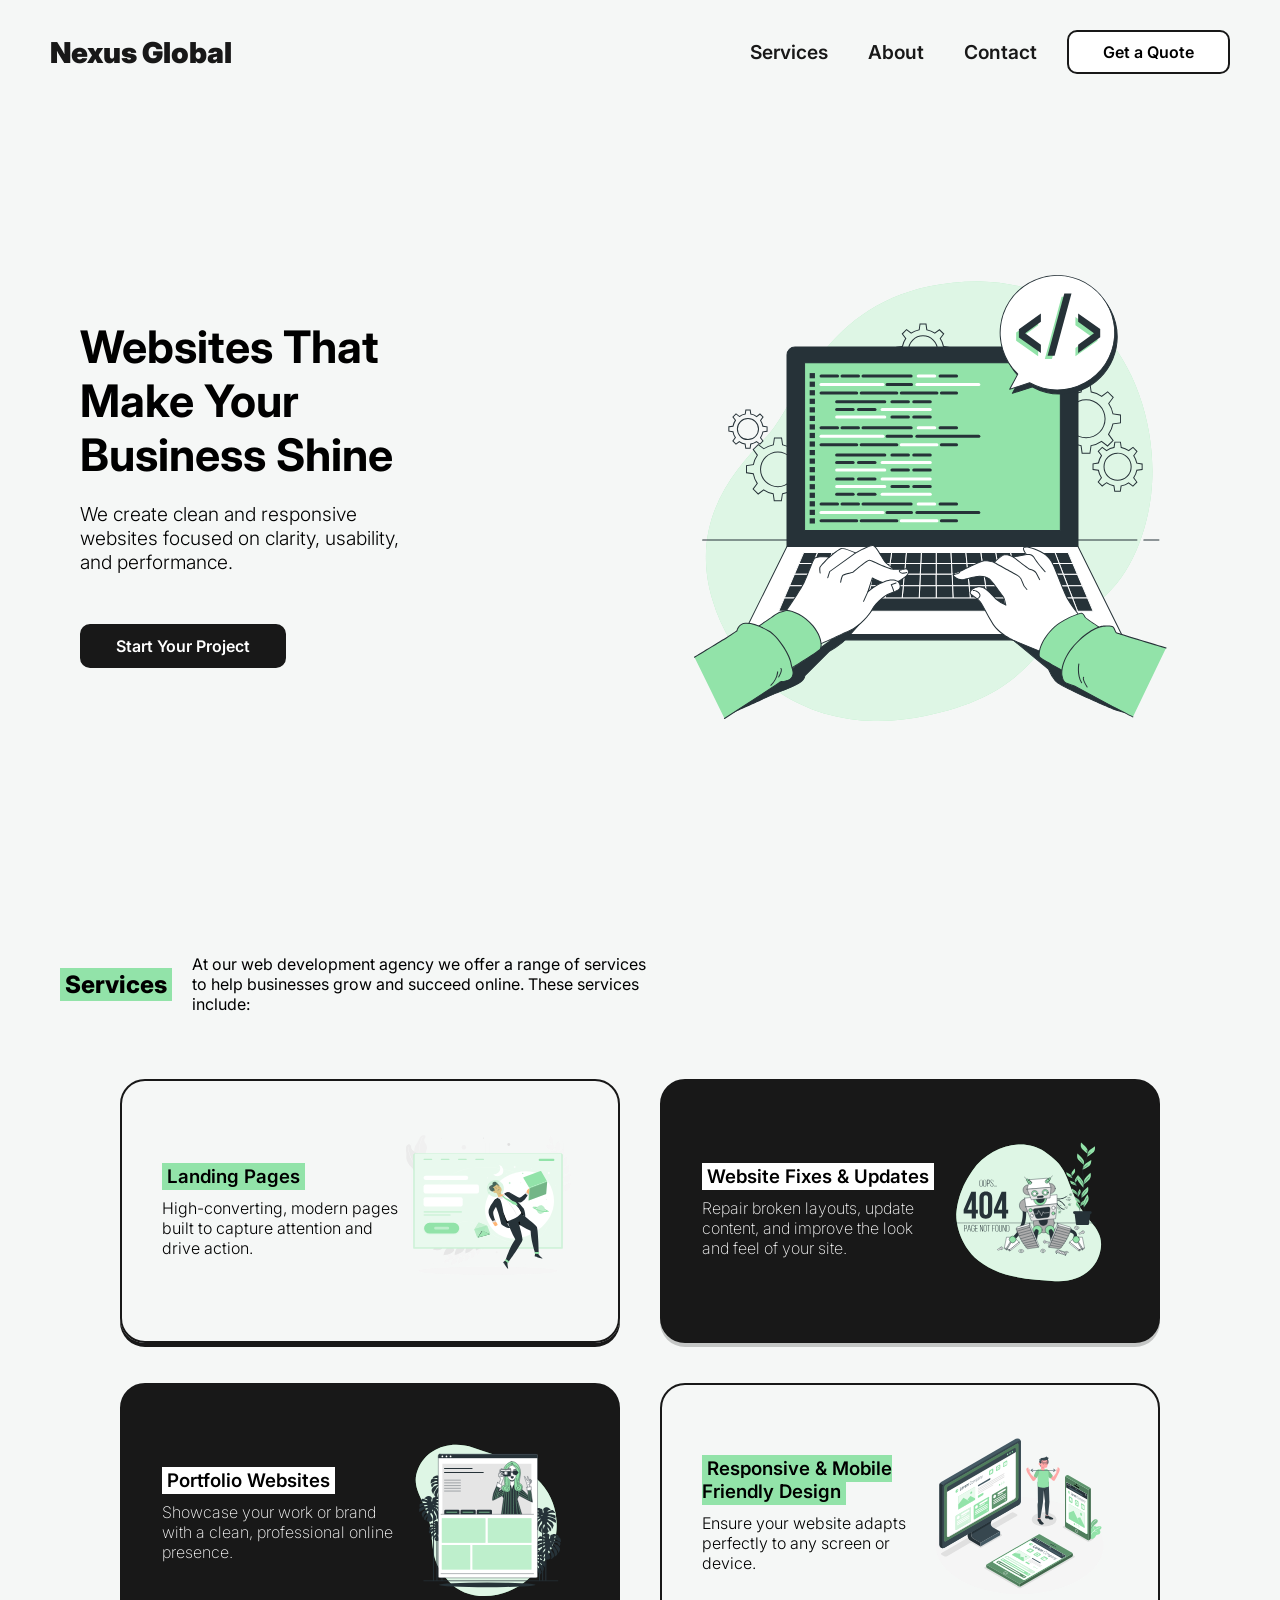
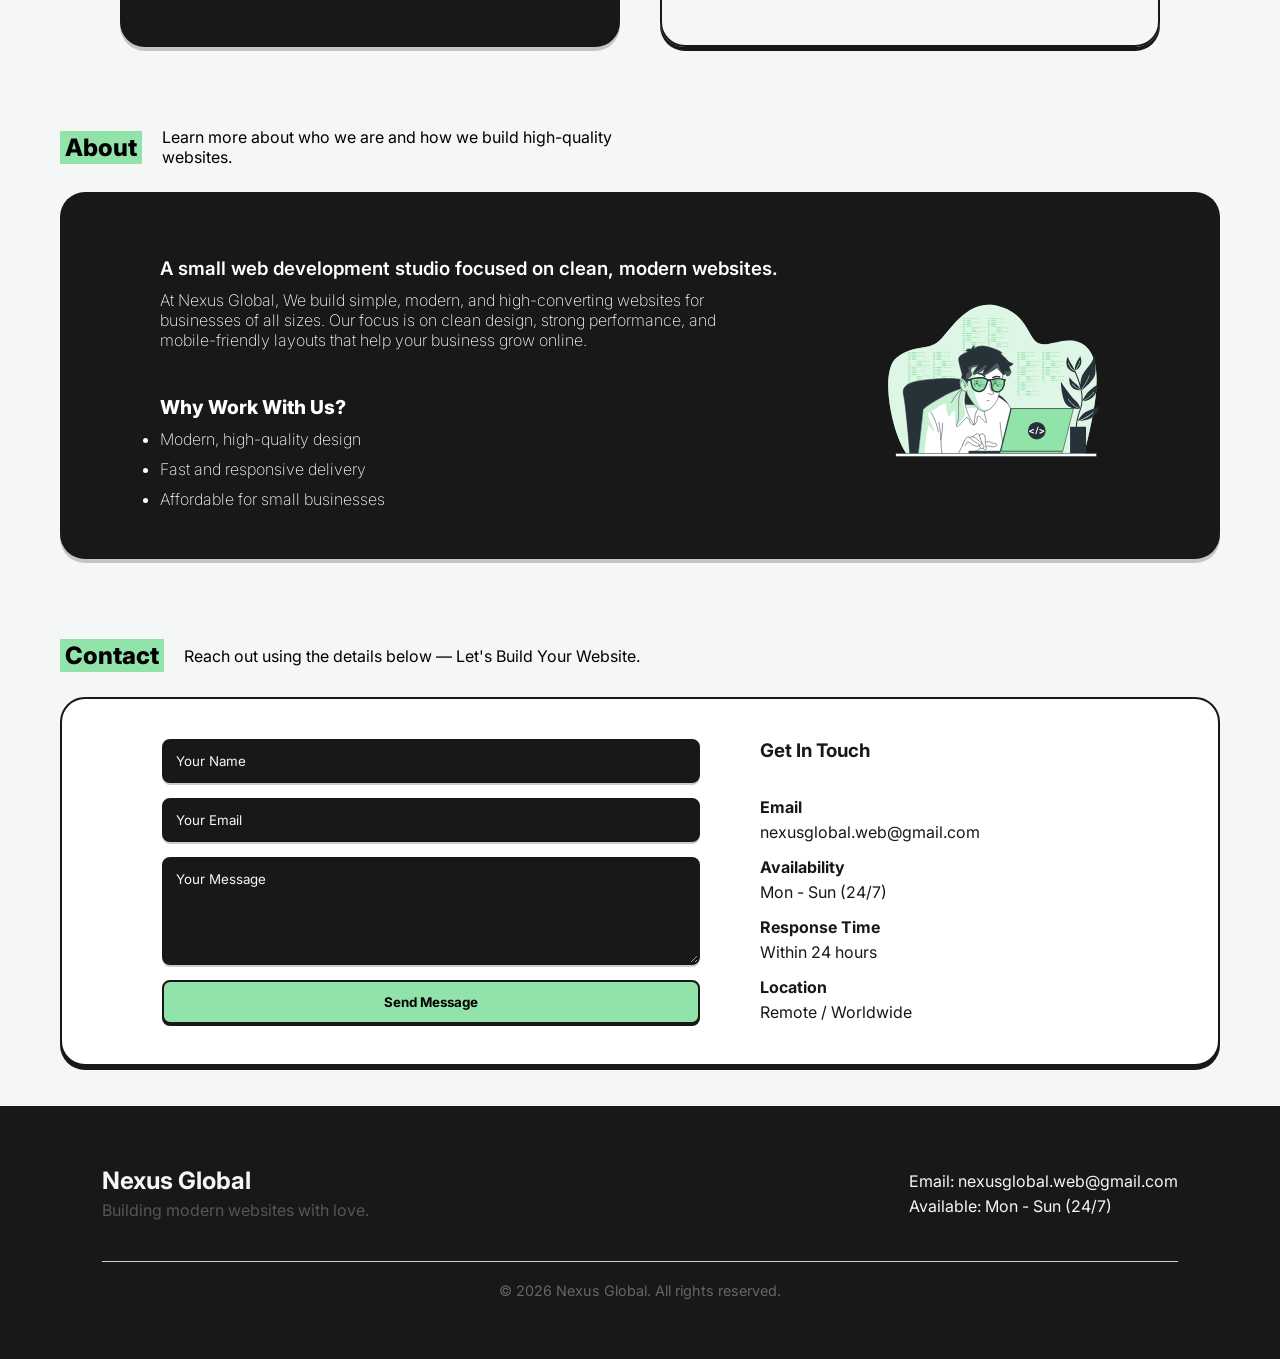
<file: index.html>
<!doctype html>
<html lang="en">
  <head>
    <meta charset="UTF-8" />
    <meta name="viewport" content="width=device-width, initial-scale=1.0" />
    <title>Nexus Global</title>
    <link rel="stylesheet" href="style.css" />
    <link rel="icon" type="image/x-icon" href="Assets/nexus.png" />
  </head>
  <body>
    <header id="header-section">
      <nav id="navbar" aria-label="Main navigation">
        <a class="logo" href="#hero">Nexus Global</a>

        <div class="btns">
          <ul>
            <li>
              <a href="#services">Services</a>
            </li>
            <li>
              <a href="#about">About</a>
            </li>
            <li>
              <a href="#contact">Contact</a>
            </li>
          </ul>

          <button class="nav-btn" onclick="location.href = '/#contact'">
            Get a Quote
          </button>
        </div>
      </nav>
      <nav id="hamburger-nav">
        <div class="logo">Nexus Global</div>
        <div class="hamburger-menu">
          <div class="hamburger-icon" onclick="toggleMenu()">
            <span></span>
            <span></span>
            <span></span>
          </div>
          <div class="menu-links">
            <li><a href="#services" onclick="toggleMenu()">Services</a></li>
            <li><a href="#about" onclick="toggleMenu()">About</a></li>
            <li><a href="#contact" onclick="toggleMenu()">Contact</a></li>
          </div>
        </div>
      </nav>
    </header>

    <main id="main-section">
      <section id="hero">
        <div class="hero-content">
          <div class="hero-text">
            <h1 class="main-text">Websites That Make Your Business Shine</h1>
            <h2 class="sub-text">
              We create clean and responsive websites focused on clarity,
              usability, and performance.
            </h2>
          </div>
          <button class="hero-btn" onclick="location.href = '/#contact'">
            Start Your Project
          </button>
        </div>
        <div class="hero-image">
          <img src="Assets/Hand coding-bro.svg" alt="" />
        </div>
      </section>

      <section id="services">
        <div class="service-text">
          <h2>Services</h2>
          <p>
            At our web development agency we offer a range of services to help
            businesses grow and succeed online. These services include:
          </p>
        </div>
        <div class="service-cards">
          <div class="card-group1">
            <div class="card1 service-card">
              <div class="card-text">
                <h3>Landing Pages</h3>
                <p>
                  High-converting, modern pages built to capture attention and
                  drive action.
                </p>
              </div>
              <img
                src="Assets/Landing page-rafiki.svg"
                alt="Landing page"
                class="service-img"
              />
            </div>
            <div class="card2 service-card">
              <div class="card-text">
                <h3>Portfolio Websites</h3>
                <p>
                  Showcase your work or brand with a clean, professional online
                  presence.
                </p>
              </div>
              <img
                src="Assets/Portfolio-bro.svg"
                alt="Portfolio-bro"
                class="service-img"
              />
            </div>
          </div>
          <div class="card-group2">
            <div class="card3 service-card">
              <div class="card-text">
                <h3>Website Fixes & Updates</h3>
                <p>
                  Repair broken layouts, update content, and improve the look
                  and feel of your site.
                </p>
              </div>
              <img
                src="Assets/Oops! 404 Error with a broken robot-bro.svg"
                alt="404 Error"
                class="service-img"
              />
            </div>
            <div class="card4 service-card">
              <div class="card-text">
                <h3>Responsive & Mobile Friendly Design</h3>
                <p>
                  Ensure your website adapts perfectly to any screen or device.
                </p>
              </div>
              <img
                src="Assets/Responsive-amico.svg"
                alt="responsive"
                class="service-img"
              />
            </div>
          </div>
        </div>
      </section>

      <section id="about">
        <div class="about-text">
          <h2>About</h2>
          <p>
            Learn more about who we are and how we build high-quality websites.
          </p>
        </div>
        <div class="about-card">
          <div class="about-card-text">
            <h3>
              A small web development studio focused on clean, modern websites.
            </h3>
            <p>
              At Nexus Global, We build simple, modern, and high-converting
              websites for businesses of all sizes. Our focus is on clean
              design, strong performance, and mobile-friendly layouts that help
              your business grow online.
            </p>

            <p class="about-q">Why Work With Us?</p>
            <ul>
              <li>Modern, high-quality design</li>
              <li>Fast and responsive delivery</li>
              <li>Affordable for small businesses</li>
            </ul>
          </div>
          <img src="Assets/Coding-bro.svg" alt="coding-bro" class="about-img" />
        </div>
      </section>

      <section id="contact">
        <div class="contact-text">
          <h2>Contact</h2>
          <p>Reach out using the details below — Let's Build Your Website.</p>
        </div>
        <div class="contact-card">
          <form
            name="contact"
            method="POST"
            data-netlify="true"
            action="thank-you.html"
            class="contact-form"
          >
            <input type="hidden" name="form-name" value="contact" />

            <input type="text" name="name" placeholder="Your Name" required />
            <input
              type="email"
              name="email"
              placeholder="Your Email"
              required
            />
            <textarea
              name="message"
              rows="5"
              placeholder="Your Message"
              required
            ></textarea>

            <button type="submit">Send Message</button>
          </form>

          <div class="contact-info">
            <h3>Get In Touch</h3>

            <div class="info-item">
              <strong>Email</strong>
              <p>nexusglobal.web@gmail.com</p>
            </div>

            <div class="info-item">
              <strong>Availability</strong>
              <p>Mon - Sun (24/7)</p>
            </div>

            <div class="info-item">
              <strong>Response Time</strong>
              <p>Within 24 hours</p>
            </div>

            <div class="info-item">
              <strong>Location</strong>
              <p>Remote / Worldwide</p>
            </div>
          </div>
        </div>
      </section>
      <footer>
        <div class="footer-container">
          <div class="footer-brand">
            <h2>Nexus Global</h2>
            <p>Building modern websites with love.</p>
          </div>

          <div class="footer-info">
            <p>Email: nexusglobal.web@gmail.com</p>
            <p>Available: Mon - Sun (24/7)</p>
          </div>
        </div>

        <div class="footer-bottom">
          <p>© 2026 Nexus Global. All rights reserved.</p>
        </div>
      </footer>
      <script src="script.js"></script>
    </main>
  </body>
</html>
</file>
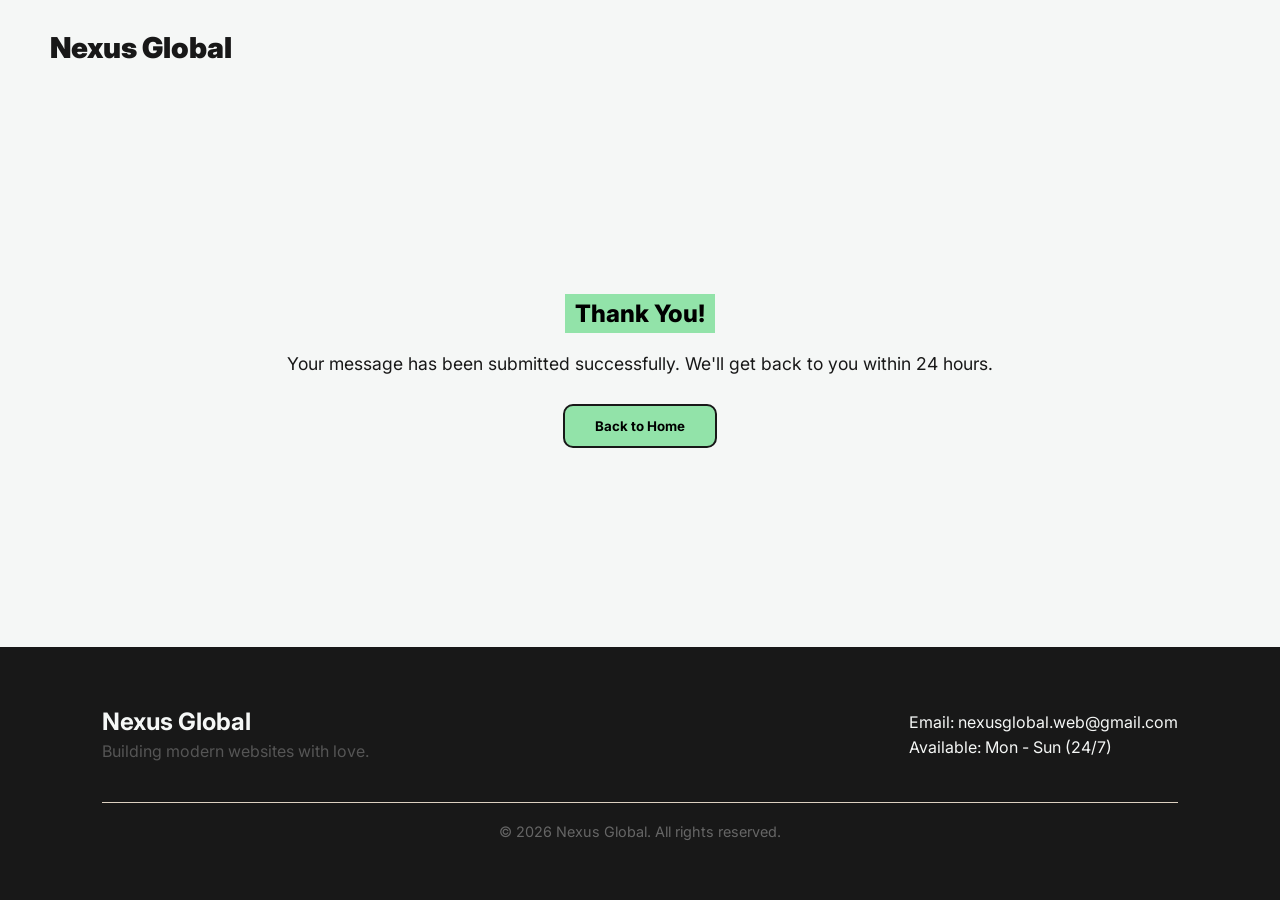
<file: thank-you.html>
<!doctype html>
<html lang="en">
  <head>
    <meta charset="UTF-8" />
    <meta name="viewport" content="width=device-width, initial-scale=1.0" />
    <title>Thank You - Nexus Global</title>
    <link rel="stylesheet" href="style.css" />
  </head>
  <body>
    <header id="header-section">
      <nav id="navbar">
        <a class="logo" href="index.html">Nexus Global</a>
      </nav>
    </header>
    <style>
      html,
      body {
        height: 100%;
      }

      #main-section {
        min-height: calc(100vh - 348px);
        display: flex;
        flex-direction: column;
        justify-content: center;
        align-items: center;
      }
    </style>

    <main id="main-section">
      <section id="thank-you" style="text-align: center; padding: 100px 20px">
        <h1
          style="
            background: var(--primary-color);
            padding: 5px 10px;
            display: inline-block;
            font-weight: var(--font-bolder);
          "
        >
          Thank You!
        </h1>
        <p
          style="
            margin-top: 20px;
            font-size: 1.1rem;
            color: var(--secondary-color);
          "
        >
          Your message has been submitted successfully. We'll get back to you
          within 24 hours.
        </p>
        <button
          onclick="location.href = 'index.html'"
          style="
            margin-top: 30px;
            padding: 12px 30px;
            font-weight: bold;
            border-radius: 10px;
            border: 2px solid var(--secondary-color);
            background: var(--primary-color);
            cursor: pointer;
          "
        >
          Back to Home
        </button>
      </section>
    </main>

    <footer>
      <div class="footer-container">
        <div class="footer-brand">
          <h2>Nexus Global</h2>
          <p>Building modern websites with love.</p>
        </div>

        <div class="footer-info">
          <p>Email: nexusglobal.web@gmail.com</p>
          <p>Available: Mon - Sun (24/7)</p>
        </div>
      </div>

      <div class="footer-bottom">
        <p>© 2026 Nexus Global. All rights reserved.</p>
      </div>
    </footer>
  </body>
</html>
</file>
<file: style.css>
@import url("https://fonts.googleapis.com/css2?family=Inter:ital,opsz,wght@0,14..32,100..900;1,14..32,100..900&display=swap");

:root {
  /* colors */
  --primary-color: #92e3a9;
  --secondary-color: #181818;
  --third-color: #ffffff;
  --fourth-color: #f5f7f6;

  /* font */
  --primary-font: "Inter", sans-serif;

  /* font weights */
  --font-lightest: 200;
  --font-lighter: 300;
  --font-light: 400;
  --font-medium: 600;
  --font-bold: 700;
  --font-bolder: 800;
  --font-ultimate: 900;

  /* font sizes */
  --logo-size: 1.8rem;
  --nav-item-size: 1.2rem;
  --main-text-size: 2.8rem;
  --sub-text-size: 1.2rem;
  --basic-text-size: 1rem;
}

* {
  margin: 0;
  padding: 0;
  box-sizing: border-box;
  font-family: var(--primary-font);
}

html {
  scroll-behavior: smooth;
}

body {
  background-color: var(--fourth-color);
}

section {
  padding: 100px 0;
}

/* navbar styling */

#navbar {
  display: flex;
  align-items: center;
  justify-content: space-between;
  padding: 30px 50px;
}

.logo {
  font-size: var(--logo-size);
  font-weight: var(--font-ultimate);
  text-decoration: none;
  color: var(--secondary-color);
}

.btns {
  display: flex;
  align-items: center;
  gap: 30px;
  transition: 0.25s all ease;
}

.btns ul {
  display: flex;
  gap: 40px;
  list-style: none;
}

.btns ul li:hover {
  text-decoration: underline;
  text-underline-offset: 0.5rem;
  text-decoration-thickness: 2px;
}

.btns ul li a {
  text-decoration: none;
  color: var(--secondary-color);
  font-size: var(--nav-item-size);
  font-weight: var(--font-medium);
}

.nav-btn {
  outline: none;
  border: 2.5px solid var(--secondary-color);
  padding: 10px 34px;
  border-radius: 10px;
  font-size: var(--basic-text-size);
  background: var(--third-color);
  font-weight: var(--font-medium);
  cursor: pointer;
  transition: 0.25s all ease;
}

.nav-btn:hover {
  background: var(--secondary-color);
  color: var(--third-color);
}

/* hamburger styling */

#hamburger-nav {
  display: none;
}

.hamburger-menu {
  position: relative;
  display: inline-block;
}

.hamburger-icon {
  display: flex;
  flex-direction: column;
  justify-content: space-between;
  height: 24px;
  width: 30px;
  cursor: pointer;
}

.hamburger-icon span {
  width: 100%;
  height: 2px;
  background-color: black;
  transform-origin: center;
  will-change: transform, opacity;
  transition:
    transform 0.3s ease-in-out,
    opacity 0.2s ease-in-out;
}

.menu-links {
  position: absolute;
  top: 100%;
  right: 0;
  opacity: 0;
  background-color: white;
  width: fit-content;
  max-height: 0;
  overflow: hidden;
  transition:
    max-height 0.3s ease,
    opacity 0.25s ease;
}

.menu-links a {
  display: block;
  padding: 10px;
  text-align: center;
  font-size: 1.5rem;
  color: black;
  text-decoration: none;
  transition: all 0.3s ease-in-out;
}

.menu-links li {
  list-style: none;
}

.menu-links.open {
  max-height: 300px;
  opacity: 1;
}

.hamburger-icon.open span:first-child {
  transform: rotate(45deg) translate(10px, 5px);
}

.hamburger-icon.open span:nth-child(2) {
  opacity: 0;
}

.hamburger-icon.open span:last-child {
  transform: rotate(-45deg) translate(10px, -5px);
}

.hamburger-icon span:first-child {
  transform: none;
}

.hamburger-icon span:nth-child(2) {
  opacity: 1;
}

.hamburger-icon span:last-child {
  transform: none;
}

/* hero styling */

#hero {
  display: flex;
  align-items: center;
  justify-content: space-between;
  height: 90vh;
  padding: 0 100px 0 80px;
}

.hero-text .main-text {
  font-size: var(--main-text-size);
  font-weight: bolder;
  margin: 20px 0;
  width: 60%;
}

.hero-text .sub-text {
  font-size: var(--sub-text-size);
  font-weight: var(--font-lighter);
  width: 55%;
}

.hero-btn {
  outline: none;
  padding: 10px 34px;
  border: 2.5px solid var(--secondary-color);
  border-radius: 10px;
  color: var(--third-color);
  background: var(--secondary-color);
  font-weight: var(--font-medium);
  font-size: var(--basic-text-size);
  margin: 50px 0;
  cursor: pointer;
  transition: 0.25s all ease;
}

.hero-btn:hover {
  background: var(--third-color);
  color: var(--secondary-color);
  border: 2.5px solid var(--secondary-color);
}

.hero-image img {
  height: 500px;
}

/* services styling */

#services {
  padding: 40px 60px;
}

.service-text {
  display: flex;
  align-items: center;
  gap: 20px;
  padding: 0 0 25px 0;
}

.service-text h2 {
  background: var(--primary-color);
  padding: 2px 5px;
  font-weight: var(--font-bolder);
}

.service-text p {
  width: 40%;
  font-weight: var(--font-light);
  font-size: var(--basic-text-size);
}

.service-cards {
  display: flex;
  align-items: center;
  justify-content: center;
  padding: 40px 0 0 0;
  gap: 40px;
}
.card-group1,
.card-group2 {
  display: flex;
  flex-direction: column;
  gap: 40px;
}

.service-card {
  display: flex;
  align-items: center;
  justify-content: center;
  border: 2px solid var(--secondary-color);
  border-radius: 25px;
  padding: 40px;
  min-height: 260px;
  width: 500px;
}

.card1 h3,
.card4 h3 {
  background: var(--primary-color);
  display: inline;
  padding: 2px 5px;
  font-weight: var(--font-medium);
}

.card2 h3,
.card3 h3 {
  background: var(--third-color);
  display: inline;
  padding: 2px 5px;
  font-weight: var(--font-medium);
}

.card2 p,
.card3 p {
  color: var(--third-color);
  margin: 10px 0 0 0;
  font-weight: var(--font-lightest);
  font-size: var(--basic-text-size);
}

.card1 p,
.card4 p {
  margin: 10px 0 0 0;
  font-weight: var(--font-lighter);
  font-size: var(--basic-text-size);
}

.card1,
.card4 {
  box-shadow: 0 4px 0 var(--secondary-color);
}

.card2,
.card3 {
  background: var(--secondary-color);
  box-shadow: 0 4px 0 rgba(0, 0, 0, 0.2);
}

.service-img {
  width: 100%;
  height: 180px;
}

/* about styling */

#about {
  padding: 40px 60px;
}

.about-card {
  display: flex;
  align-items: center;
  justify-content: space-between;
  background: var(--secondary-color);
  color: var(--third-color);
  border-radius: 25px;
  padding: 40px 100px;
  box-shadow: 0 4px 0 rgba(0, 0, 0, 0.2);
}

/* #about h2 {
  background: var(--primary-color);
  padding: 2px 5px;
  margin: 0 0 30px 0px;
  font-weight: var(--font-medium);
  display: inline-block;
} */

.about-text {
  display: flex;
  align-items: center;
  gap: 20px;
  padding: 0 0 25px 0;
}

.about-text h2 {
  background: var(--primary-color);
  padding: 2px 5px;
  font-weight: var(--font-bolder);
}

.about-text p {
  width: 45%;
  font-weight: var(--font-light);
  font-size: var(--basic-text-size);
}

.about-img {
  height: 250px;
}

.about-card-text h3 {
  font-weight: var(--font-medium);
  margin: 25px 0 10px 0;
}

.about-card-text p {
  font-weight: var(--font-lightest);
  font-size: var(--basic-text-size);
  margin: 0 0 45px 0;
  width: 80%;
}

.about-card-text .about-q {
  font-size: 1.2rem;
  font-weight: var(--font-bolder);
  margin: 0 0 10px 0;
}

.about-card-text ul li {
  font-weight: var(--font-lightest);
  margin: 10px 0;
}

/* contact styling */

#contact {
  padding: 40px 60px;
}

.contact-card {
  display: flex;
  align-items: flex-start;
  justify-content: space-between;
  background: var(--third-color);
  color: var(--secondary-color);
  border: 2px solid var(--secondary-color);
  border-radius: 25px;
  padding: 40px 100px;
  gap: 60px;
  box-shadow: 0 4px 0 var(--secondary-color);
}

.contact-text {
  display: flex;
  align-items: center;
  gap: 20px;
  padding: 0 0 25px 0;
}

.contact-text h2 {
  background: var(--primary-color);
  padding: 2px 5px;
  font-weight: var(--font-bolder);
}

.contact-text p {
  font-weight: var(--font-light);
  font-size: var(--basic-text-size);
}

.contact-card form {
  display: flex;
  flex: 1.2;
  flex-direction: column;
  gap: 15px;
}

.contact-card form input,
.contact-card form textarea {
  padding: 12px;
  border-radius: 8px;
  color: var(--third-color);
  background-color: var(--secondary-color);
  border: 2px solid var(--secondary-color);
  box-shadow: 0 2px 0 rgba(0, 0, 0, 0.2);
  outline: none;
}

.contact-card form input::placeholder,
.contact-card form textarea::placeholder {
  color: var(--fourth-color);
  opacity: 1;
}

.contact-card form button {
  padding: 12px;
  background: var(--primary-color);
  border: 2px solid var(--secondary-color);
  box-shadow: 0 2px 0 var(--secondary-color);
  border-radius: 8px;
  font-weight: bold;
  cursor: pointer;
}

.contact-info {
  display: flex;
  flex-direction: column;
  gap: 15px;
  flex: 0.8;
}

.contact-info h3 {
  margin-bottom: 20px;
}

.info-item {
  display: flex;
  flex-direction: column;
  gap: 5px;
}

/* footer styling */

footer {
  background-color: var(--secondary-color);
  color: var(--fourth-color);
  padding: 60px 8%;
  font-family: var(--primary-font);
}

.footer-container {
  display: flex;
  justify-content: space-between;
  flex-wrap: wrap;
  gap: 40px;
}

.footer-brand h2 {
  margin: 0;
  color: var(--fourth-color);
}

.footer-brand p {
  margin-top: 5px;
  color: #555;
}

.footer-info p {
  margin: 5px 0;
}

.footer-bottom {
  margin-top: 40px;
  text-align: center;
  font-size: 0.9rem;
  color: #666;
  border-top: 1px solid #dcd0c0;
  padding-top: 20px;
}

/* mobile responsive */

/* General section padding for mobile */
@media (max-width: 1024px) {
  section {
    padding: 60px 20px;
  }

  /* NAVBAR */

  #navbar {
    display: none;
  }

  #hamburger-nav {
    display: flex;
    justify-content: space-between;
    padding: 20px;
  }

  .logo {
    text-align: center;
  }

  .btns {
    flex-direction: column;
    align-items: center;
    width: 100%;
    gap: 10px;
  }

  .btns ul {
    flex-direction: column;
    gap: 10px;
    align-items: center;
  }

  .nav-btn {
    width: auto;
    text-align: center;
  }

  /* HERO SECTION */

  #hero {
    flex-direction: column-reverse;
    text-align: center;
    height: auto;
    gap: 30px;
    padding: 60px 20px;
  }

  .hero-text .main-text {
    font-size: 2rem;
    width: 100%;
  }

  .hero-text .sub-text {
    font-size: 1rem;
    width: 100%;
  }

  .hero-btn {
    width: 80%;
  }

  .hero-image img {
    width: 100%;
    max-width: 350px;
    height: auto;
    margin: 0 auto;
  }

  /* SERVICES SECTION */
  .service-cards {
    flex-direction: column;
    gap: 30px;
    align-items: center;
  }

  .card-group1,
  .card-group2 {
    flex-direction: column;
    gap: 20px;
    width: 100%;
    align-items: center;
  }

  .service-card {
    width: 100%;
    padding: 30px 20px;
    min-height: auto;
    flex-direction: column;
    align-items: center;
    text-align: center;
  }

  .service-text {
    display: flex;
    flex-direction: column;
    text-align: center;
  }

  .service-text p {
    width: 100%;
    max-width: 600px;
    margin: 0 auto;
    font-size: var(--basic-text-size);
  }

  .service-card .card-text {
    width: 100%;
  }

  .service-card h3 {
    font-size: 1.2rem;
  }

  .service-card p {
    font-size: 0.95rem;
    padding-top: 10px;
  }

  .service-img {
    width: 80%;
    height: auto;
    margin-top: 15px;
  }

  /* ABOUT SECTION */

  #about {
    display: flex;
    flex-direction: column;
    justify-content: center;
    align-items: center;
  }

  .about-card {
    flex-direction: column;
    gap: 20px;
    padding: 30px 20px;
    align-items: center;
    text-align: center;
    width: 100%;
  }

  .about-text {
    display: flex;
    flex-direction: column;
    text-align: center;
  }

  .about-text p {
    width: 100%;
    max-width: 600px;
    margin: 0 auto;
    font-size: var(--basic-text-size);
  }

  .about-card-text {
    width: 100%;
  }

  .about-card-text h3 {
    font-size: 1.2rem;
    padding: 0 0 10px 0;
  }

  .about-card-text p {
    font-size: 0.95rem;
    width: 100%;
    padding: 0 10px 0 10px;
    font-size: var(--basic-text-size);
  }

  .about-card-text ul {
    padding: 5px 30px;
  }

  .about-card-text ul li {
    font-size: 0.95rem;
  }

  .about-img {
    width: 80%;
    max-width: 300px;
    height: auto;
    margin: 0 auto;
  }

  /* CONTACT SECTION */

  #contact {
    display: flex;
    flex-direction: column;
    align-items: center;
    justify-content: center;
  }
  .contact-card {
    flex-direction: column;
    gap: 20px;
    padding: 30px 20px;
    width: 100%;
  }

  .contact-info {
    padding-top: 10px;
  }
  .contact-card form,
  .contact-info {
    width: 100%;
  }

  .contact-card form input,
  .contact-card form textarea {
    width: 100%;
  }

  .contact-text {
    display: flex;
    flex-direction: column;
    text-align: center;
  }

  .contact-text p {
    width: 100%;
    max-width: 600px;
    margin: 0 auto;
    font-size: var(--basic-text-size);
  }

  /* FOOTER */
  .footer-container {
    flex-direction: column;
    gap: 20px;
    text-align: center;
  }
}

/* Smaller mobiles (480px and below) */
@media (max-width: 480px) {
  .hero-text .main-text {
    font-size: 1.6rem;
  }

  .hero-text .sub-text {
    font-size: 0.9rem;
  }

  .service-card h3,
  .about-card-text h3,
  .contact-text h2 {
    font-size: 1.1rem;
  }

  .service-card p,
  .about-card-text p,
  .contact-text p {
    font-size: 0.9rem;
    font-size: var(--basic-text-size);
  }

  .nav-btn,
  .hero-btn {
    font-size: 0.9rem;
    padding: 8px 16px;
  }

  .footer-bottom {
    font-size: 0.8rem;
  }

  .service-card {
    padding: 20px 15px;
  }

  .about-card {
    padding: 20px 15px;
  }

  .contact-card {
    padding: 20px 15px;
  }

  .service-img,
  .about-img,
  .hero-image img {
    width: 100%;
    max-width: 250px;
    height: auto;
  }
}
</file>
